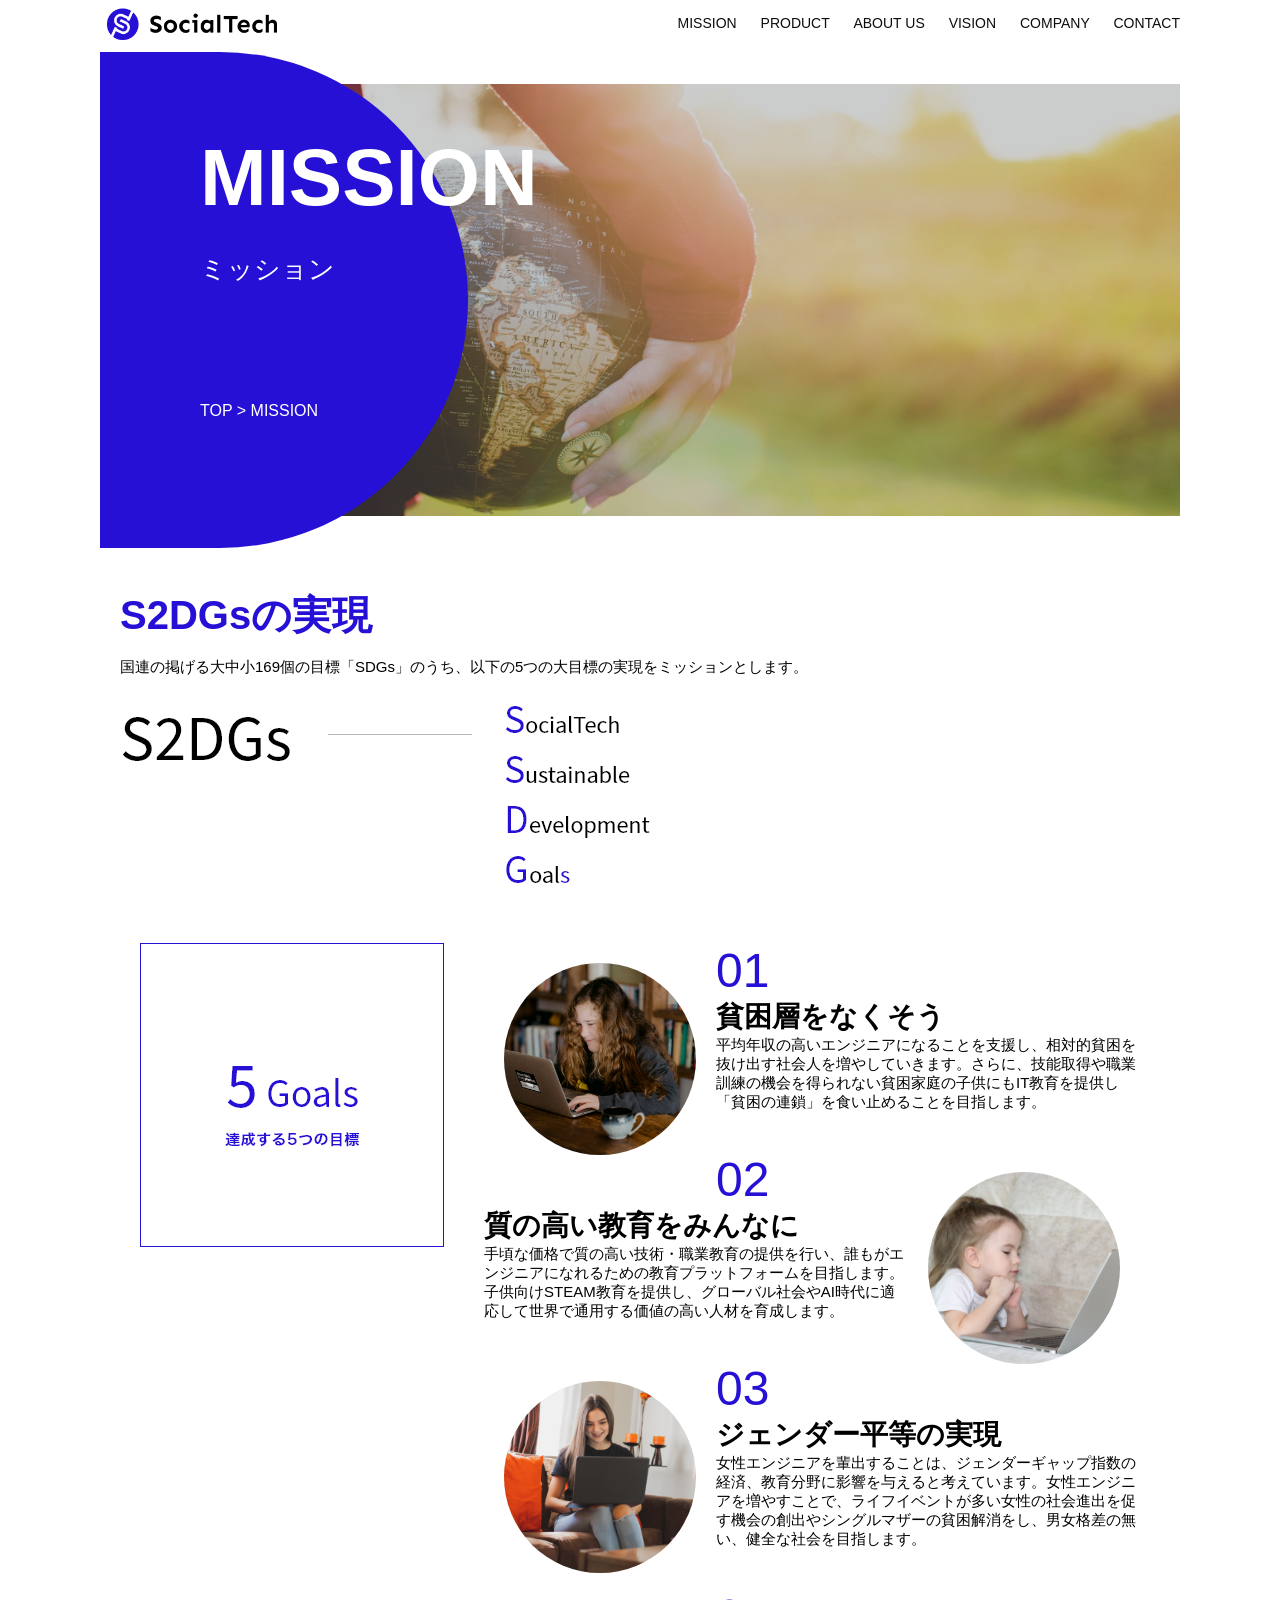
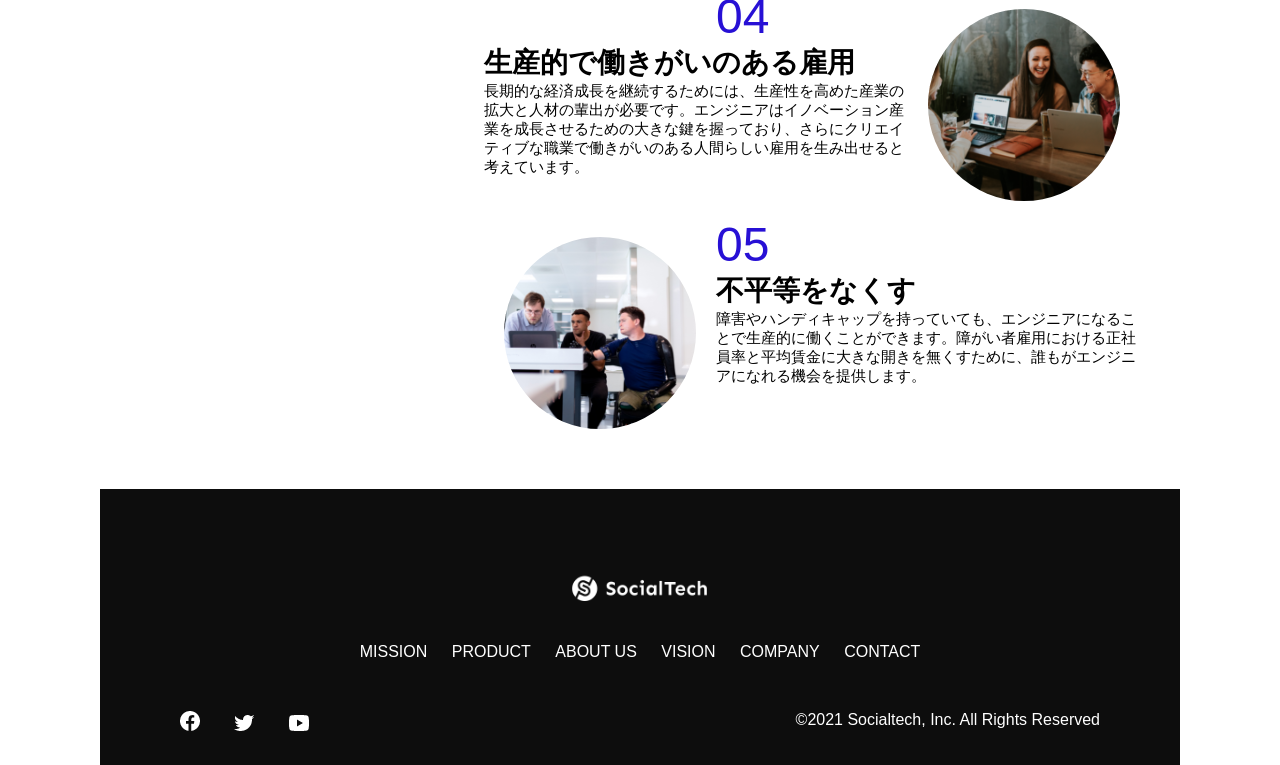
<file: kadai_tutorial_output/mission.html>
<!DOCTYPE html>
<html lang="ja">

<head>
    <meta charset="UTF-8">
    <meta name="description" content="SocialTechが目指す5つの目標(S2DGs)を紹介します">
    <meta name="viewport" content="width=device-width, initial-scale=1.0">
    <link rel="stylesheet" href="style.css">
    <title>SocialTech - MISSION ミッション -</title>
</head>

<body>
    <header>
        <!-- ロゴ -->
        <a href="index.html" id="logo"><img src="images/logo.png" alt="トップページに戻る"></a>
        <nav id="nav-pc">
            <a href="mission.html">MISSION</a>
            <a href="product.html">PRODUCT</a>
            <a href="index.html#aboutus">ABOUT US</a>
            <a href="index.html#vision">VISION</a>
            <a href="index.html#company">COMPANY</a>
            <a href="index.html#contact">CONTACT</a>
        </nav>
        <!-- スマホ用メニューボタン -->
        <img id="menu-sp" src="images/button-menu.png" alt="ナビゲーションを開く" onclick="document.getElementById('nav-sp').style.display = 'block'">
        <!-- スマートフォン用ナビゲーション -->
        <nav id="nav-sp">
            <img id="close" src="images/button-close.png" alt="ナビゲーションを閉じる" onclick="document.getElementById('nav-sp').style.display = 'none'">
            <a id="logo-sp" href="index.html" onclick="document.getElementById('nav-sp').style.display = 'none'"><img src="images/logo-sp.png" alt="トップページに戻る"></a>
            <a class="menu" href="missiton.html" onclick="document.getElementById('nav-sp').style.display = 'none'">MISSION</a>
            <a class="menu" href="product.html" onclick="document.getElementById('nav-sp').style.display = 'none'">PRODUCT</a>
            <a class="menu" href="index.html#aboutus" onclick="document.getElementById('nav-sp').style.display = 'none'">ABOUT US</a>
            <a class="menu" href="index.html#vision" onclick="document.getElementById('nav-sp').style.display = 'none'">VISION</a>
            <a class="menu" href="index.html#company" onclick="document.getElementById('nav-sp').style.display = 'none'">COMPANY</a>
            <a class="menu" href="index.html#contact" onclick="document.getElementById('nav-sp').style.display = 'none'">CONTACT</a>
            <div id="sns">
                <a href="https://www.facebook.com/sejuku2013"><img src="images/button-facebook.png" alt="Facebookのリンク"></a>
                <a href="https://twitter.com/samuraijuku"><img src="images/button-twitter.png" alt="Twitterのリンク"></a>
                <a href="https://www.youtube.com/channel/UCCFOQO5aDK0xXam4cUQXT8g"><img src="images/button-youtube.png" alt="YouTubeのリンク"></a>
            </div>
        </nav>
    </header>
    <main>
        <article>
            <section id="mission-main">
                <div id="mission-title">
                    <h1>MISSION</h1>
                    <span>ミッション</span>
                    <div>TOP > MISSION</div>
                </div>
            </section>
            <section id="mission-s2dgs">
                <h2 class="mission-h2">S2DGsの実現</h2>
                <p>国連の掲げる大中小169個の目標「SDGs」のうち、以下の5つの大目標の実現をミッションとします。</p>
                <img src="images/mission/mission-s2dgs.png" alt="S2DGs">
            </section>
            <section id="mission-5goals">
                <div>
                    <img id="s2dgs-image" src="images/mission/mission-5goals.png" alt="5Goals">
                </div>
                <div>
                    <div>
                        <img class="fivegoals-image-left" src="images/mission/mission-5goals01.png" alt="PCを操作する女の子">
                        <span class="fivegoals-number">01</span>
                        <h3 class="fivegoals-h3">貧困層をなくそう</h3>
                        <p class="fivegoals-p">平均年収の高いエンジニアになることを支援し、相対的貧困を抜け出す社会人を増やしていきます。さらに、技能取得や職業訓練の機会を得られない貧困家庭の子供にもIT教育を提供し「貧困の連鎖」を食い止めることを目指します。</p>
                    </div>
                    <div>
                        <img class="fivegoals-image-right" src="images/mission/mission-5goals02.png" alt="PCを見つめる小さい女の子">
                        <span class="fivegoals-number">02</span>
                        <h3 class="fivegoals-h3">質の高い教育をみんなに</h3>
                        <p class="fivegoals-p">手頃な価格で質の高い技術・職業教育の提供を行い、誰もがエンジニアになれるための教育プラットフォームを目指します。子供向けSTEAM教育を提供し、グローバル社会やAI時代に適応して世界で通用する価値の高い人材を育成します。</p>
                    </div>
                    <div>
                        <img class="fivegoals-image-left" src="images/mission/mission-5goals03.png" alt="PCを操作する女性">
                        <span class="fivegoals-number">03</span>
                        <h3 class="fivegoals-h3">ジェンダー平等の実現</h3>
                        <p class="fivegoals-p">女性エンジニアを輩出することは、ジェンダーギャップ指数の経済、教育分野に影響を与えると考えています。女性エンジニアを増やすことで、ライフイベントが多い女性の社会進出を促す機会の創出やシングルマザーの貧困解消をし、男女格差の無い、健全な社会を目指します。</p>
                    </div>
                    <div>
                        <img class="fivegoals-image-right" src="images/mission/mission-5goals04.png" alt="PCを操作する女の子">
                        <span class="fivegoals-number">04</span>
                        <h3 class="fivegoals-h3">生産的で働きがいのある雇用</h3>
                        <p class="fivegoals-p">長期的な経済成長を継続するためには、生産性を高めた産業の拡大と人材の輩出が必要です。エンジニアはイノベーション産業を成長させるための大きな鍵を握っており、さらにクリエイティブな職業で働きがいのある人間らしい雇用を生み出せると考えています。</p>
                    </div>
                    <div>
                        <img class="fivegoals-image-left" src="images/mission/mission-5goals05.png" alt="PCを操作する女の子">
                        <span class="fivegoals-number">05</span>
                        <h3 class="fivegoals-h3">不平等をなくす</h3>
                        <p class="fivegoals-p">障害やハンディキャップを持っていても、エンジニアになることで生産的に働くことができます。障がい者雇用における正社員率と平均賃金に大きな開きを無くすために、誰もがエンジニアになれる機会を提供します。</p>
                    </div>
                </div>
            </section>
        </article>
        <footer>
            <div id="footer-logo">
                <img src="images/logo-sp.png" alt="SocialTech">
            </div>
            <div id="footer-link">
                <a href="missiton.html">MISSION</a>
                <a href="product.html">PRODUCT</a>
                <a href="index.html#aboutus">ABOUT US</a>
                <a href="index.html#vision">VISION</a>
                <a href="index.html#company">COMPANY</a>
                <a href="index.html#contact">CONTACT</a>
            </div>
            <div id="sns-footer">
                <a href="https://www.facebook.com/sejuku2013"><img src="images/button-facebook.png" alt="Facebookのリンク"></a>
                <a href="https://twitter.com/samuraijuku"><img src="images/button-twitter.png" alt="Twitterのリンク"></a>
                <a href="https://www.youtube.com/channel/UCCFOQO5aDK0xXam4cUQXT8g"><img src="images/button-youtube.png" alt="YouTubeのリンク"></a>
                <span id="copyright">&copy;2021 Socialtech, Inc. All Rights Reserved</span>
            </div>
        </footer>
    </main>
</body>
</html>
</file>
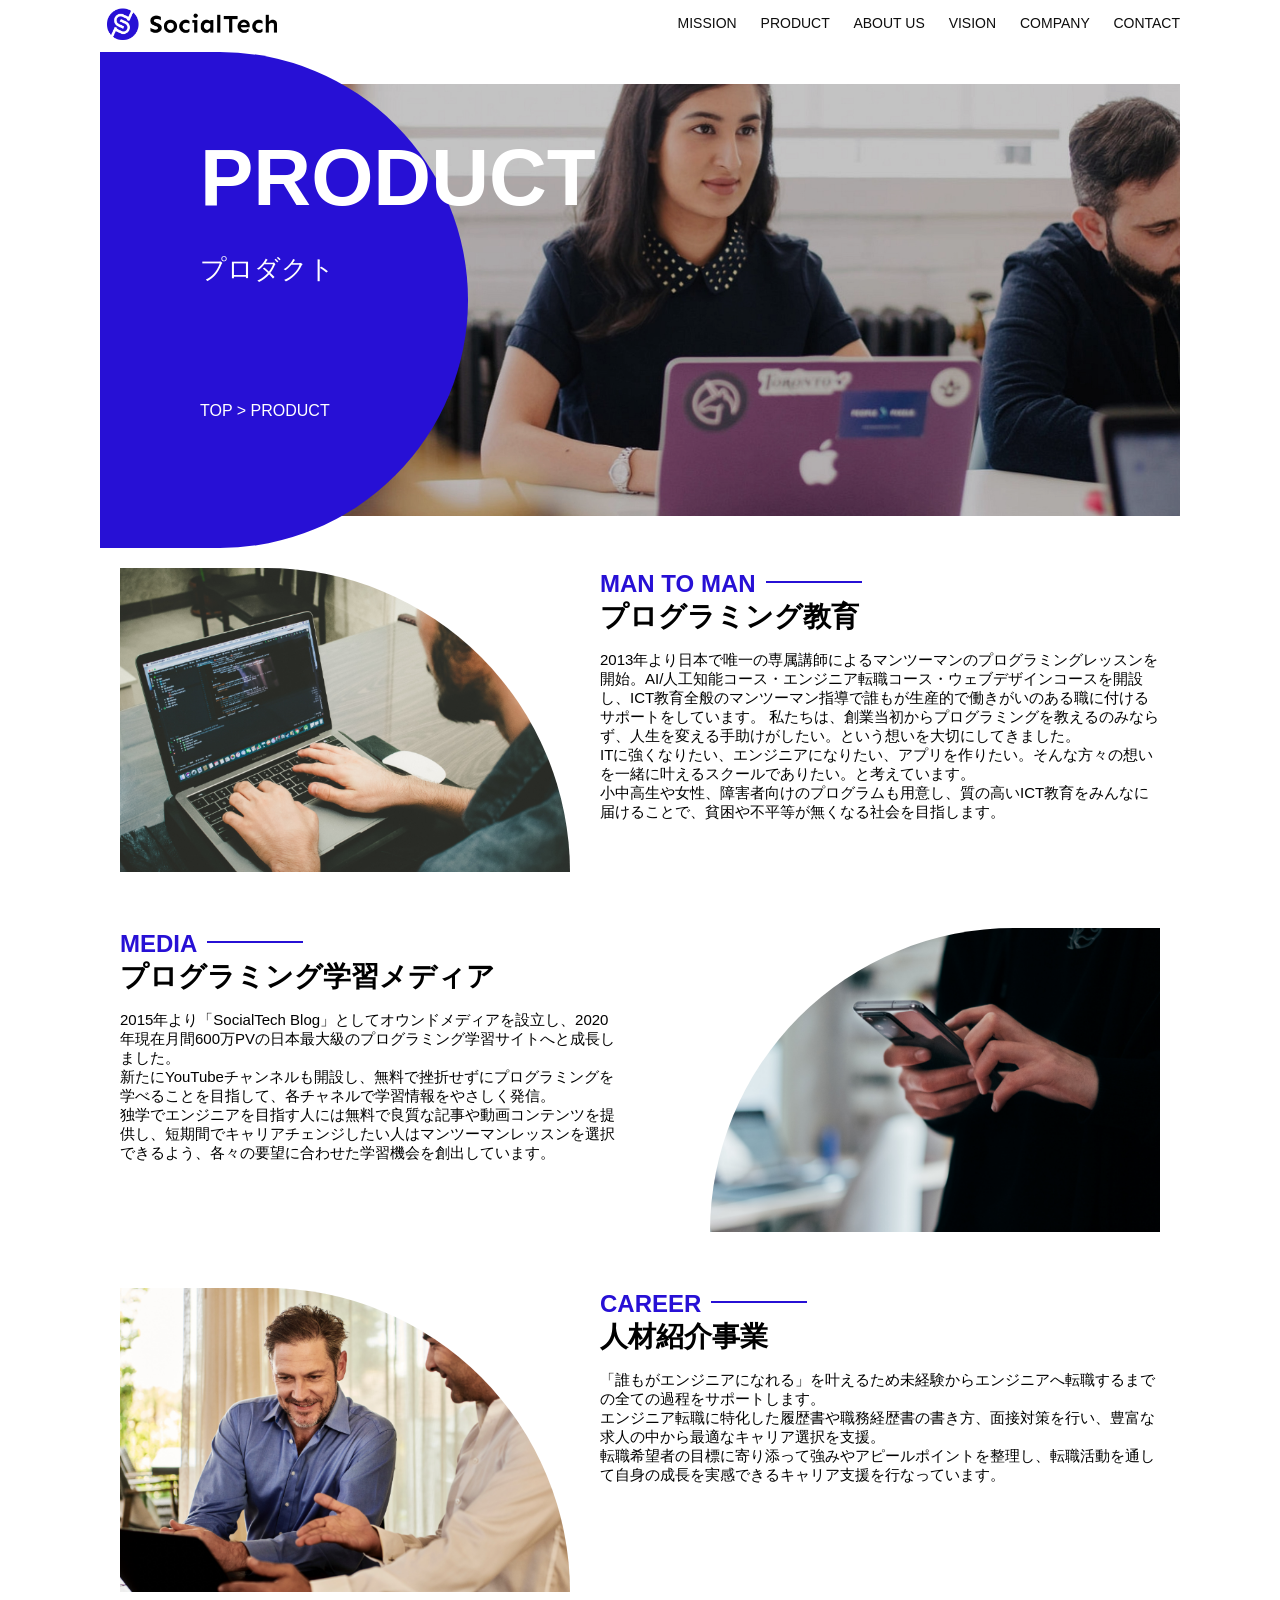
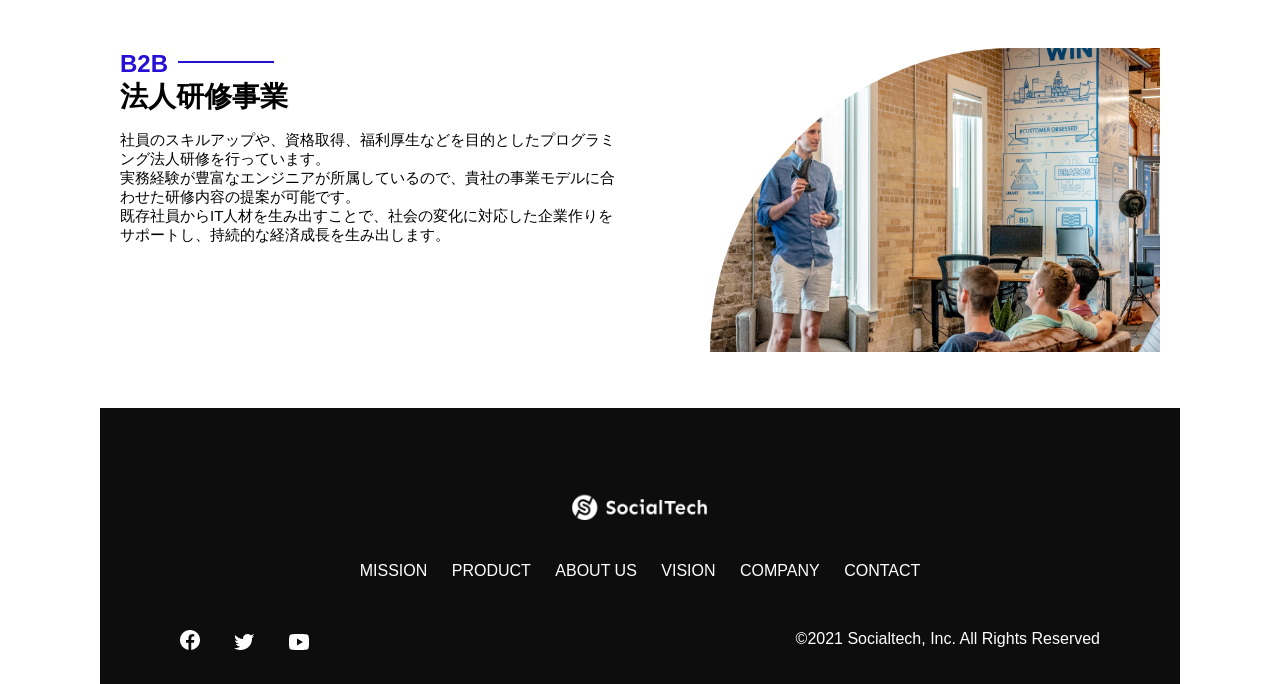
<file: kadai_tutorial_output/product.html>
<!DOCTYPE html>
<html lang="ja">

<head>
    <meta charset="UTF-8">
    <meta name="description" content="SocialTechの4つのプロダクトを紹介します">
    <meta name="viewport" content="width=device-width, initial-scale=1.0">
    <link rel="stylesheet" href="style.css">
    <title>SocialTech -PRODUCT プロダクト-</title>
</head>

<body>
    <header>
        <!-- ロゴ -->
        <a href="index.html" id="logo"><img src="images/logo.png" alt="トップページに戻る"></a>
        <nav id="nav-pc">
            <a href="mission.html">MISSION</a>
            <a href="product.html">PRODUCT</a>
            <a href="index.html#aboutus">ABOUT US</a>
            <a href="index.html#vision">VISION</a>
            <a href="index.html#company">COMPANY</a>
            <a href="index.html#contact">CONTACT</a>
        </nav>
        <!-- スマホ用メニューボタン -->
        <img id="menu-sp" src="images/button-menu.png" alt="ナビゲーションを開く" onclick="document.getElementById('nav-sp').style.display = 'block'">
        <!-- スマートフォン用ナビゲーション -->
        <nav id="nav-sp">
            <img id="close" src="images/button-close.png" alt="ナビゲーションを閉じる" onclick="document.getElementById('nav-sp').style.display = 'none'">
            <a id="logo-sp" href="index.html" onclick="document.getElementById('nav-sp').style.display = 'none'"><img src="images/logo-sp.png" alt="トップページに戻る"></a>
            <a class="menu" href="missiton.html" onclick="document.getElementById('nav-sp').style.display = 'none'">MISSION</a>
            <a class="menu" href="product.html" onclick="document.getElementById('nav-sp').style.display = 'none'">PRODUCT</a>
            <a class="menu" href="index.html#aboutus" onclick="document.getElementById('nav-sp').style.display = 'none'">ABOUT US</a>
            <a class="menu" href="index.html#vision" onclick="document.getElementById('nav-sp').style.display = 'none'">VISION</a>
            <a class="menu" href="index.html#company" onclick="document.getElementById('nav-sp').style.display = 'none'">COMPANY</a>
            <a class="menu" href="index.html#contact" onclick="document.getElementById('nav-sp').style.display = 'none'">CONTACT</a>
            <div id="sns">
                <a href="https://www.facebook.com/sejuku2013"><img src="images/button-facebook.png" alt="Facebookのリンク"></a>
                <a href="https://twitter.com/samuraijuku"><img src="images/button-twitter.png" alt="Twitterのリンク"></a>
                <a href="https://www.youtube.com/channel/UCCFOQO5aDK0xXam4cUQXT8g"><img src="images/button-youtube.png" alt="YouTubeのリンク"></a>
            </div>
        </nav>
  </header>
    <main>
        <article>
            <section id="product-main">
                <div id="product-title">
                    <h1>PRODUCT</h1>
                    <span>プロダクト</span>
                    <div>TOP > PRODUCT</div>
                </div>
            </section>
            <section class="product-section1">
                <img src="images/product/product-mantoman.png" alt="PCでコードを書く男性">
                <div>
                    <h2 class="product-h2">MAN TO MAN</h2>
                    <h3 class="product-h3">プログラミング教育</h3>
                    <p>2013年より日本で唯一の専属講師によるマンツーマンのプログラミングレッスンを開始。AI/人工知能コース・エンジニア転職コース・ウェブデザインコースを開設し、ICT教育全般のマンツーマン指導で誰もが生産的で働きがいのある職に付けるサポートをしています。
                        私たちは、創業当初からプログラミングを教えるのみならず、人生を変える手助けがしたい。という想いを大切にしてきました。<br>ITに強くなりたい、エンジニアになりたい、アプリを作りたい。そんな方々の想いを一緒に叶えるスクールでありたい。と考えています。<br>小中高生や女性、障害者向けのプログラムも用意し、質の高いICT教育をみんなに届けることで、貧困や不平等が無くなる社会を目指します。</p>
                </div>
            </section>
            <section class="product-section2">
                <div>
                    <h2 class="product-h2">MEDIA</h2>
                    <h3 class="product-h3">プログラミング学習メディア</h3>
                    <p>2015年より「SocialTech
                        Blog」としてオウンドメディアを設立し、2020年現在月間600万PVの日本最大級のプログラミング学習サイトへと成長しました。<br>新たにYouTubeチャンネルも開設し、無料で挫折せずにプログラミングを学べることを目指して、各チャネルで学習情報をやさしく発信。<br>独学でエンジニアを目指す人には無料で良質な記事や動画コンテンツを提供し、短期間でキャリアチェンジしたい人はマンツーマンレッスンを選択できるよう、各々の要望に合わせた学習機会を創出しています。
                      </p>
                </div>
                <img src="images/product/product-media.png" alt="スマートフォンを操作する人">
            </section>
            <section class="product-section1">
                <img src="images/product/product-career.png" alt="笑顔で話し合う2人の男性">
                <div>
                    <h2 class="product-h2">CAREER</h2>
                    <h3 class="product-h3">人材紹介事業</h3>
                    <p>「誰もがエンジニアになれる」を叶えるため未経験からエンジニアへ転職するまでの全ての過程をサポートします。<br>エンジニア転職に特化した履歴書や職務経歴書の書き方、面接対策を行い、豊富な求人の中から最適なキャリア選択を支援。<br>転職希望者の目標に寄り添って強みやアピールポイントを整理し、転職活動を通して自身の成長を実感できるキャリア支援を行なっています。<br></p>
                </div>
            </section>
            <section class="product-section2">
                <div>
                    <h2 class="product-h2">B2B</h2>
                    <h3 class="product-h3">法人研修事業</h3>
                    <p>社員のスキルアップや、資格取得、福利厚生などを目的としたプログラミング法人研修を行っています。<br>実務経験が豊富なエンジニアが所属しているので、貴社の事業モデルに合わせた研修内容の提案が可能です。<br>既存社員からIT人材を生み出すことで、社会の変化に対応した企業作りをサポートし、持続的な経済成長を生み出します。</p>
                </div>
                <img src="images/product/product-b2b.png" alt="">
            </section>
        </article>
           
           <!--======== 後略 ========-->

        <footer>
            <div id="footer-logo">
                <img src="images/logo-sp.png" alt="SocialTech">
            </div>
            <div id="footer-link">
                <a href="missiton.html">MISSION</a>
                <a href="product.html">PRODUCT</a>
                <a href="index.html#aboutus">ABOUT US</a>
                <a href="index.html#vision">VISION</a>
                <a href="index.html#company">COMPANY</a>
                <a href="index.html#contact">CONTACT</a>
            </div>
            <div id="sns-footer">
                <a href="https://www.facebook.com/sejuku2013"><img src="images/button-facebook.png" alt="Facebookのリンク"></a>
                <a href="https://twitter.com/samuraijuku"><img src="images/button-twitter.png" alt="Twitterのリンク"></a>
                <a href="https://www.youtube.com/channel/UCCFOQO5aDK0xXam4cUQXT8g"><img src="images/button-youtube.png" alt="YouTubeのリンク"></a>
                <span id="copyright">&copy;2021 Socialtech, Inc. All Rights Reserved</span>
            </div>
        </footer>
    </main>
</body>

</html>
</file>
<file: kadai_tutorial_output/style.css>
/* PC,スマホ共通スタイル */
body{
    font-family: "Source Sans Pro","Hiragino kaku Gothic ProN", Meiryo , Arial , sans-serif;
}
p{
    font-size: 15px;
}
/*====== 
pcスタイル
=======*/
/* 画面幅が768px以上のとき */
@media screen and (min-width: 768px) {
    /* PC用のスタイルを指定する */
    /* pc用カルーセル */
    .carousel{
        width: 885px;
        margin-left: 20px;
    }
    /* 横幅 */
    body{
        max-width: 1080px;
        min-width: 900px;
        margin: 0 auto 0 auto;
    }
    /* ヘッダー */
    header
    {
        display: flex;
        justify-content: space-between;
    }
    /* ナビ_レイアウト */
    #nav-pc{
        font-size: 14px;
        padding-top: 15px;
    }
    /* ナビ_リンク装飾 */
    #nav-pc > a {
        text-decoration: none;
        margin-left: 20px;
    }
    #nav-pc > a:link{
        color: #0d0d0d;
    }
    #nav-pc > a:visited{
        color: #0d0d0d;
    }
    #nav-pc > a:hover{
        color: #0d0d0d;
        text-decoration: underline;
    }
    #nav-pc > a:active{
        color: #0d0d0d;
    }
    /* スマホ用ナビを非表示 */
    #nav-sp, #menu-sp {
        display: none;
    }
    /* メインビジュアル */
    #main-visual{
        position: relative;
        height: 400px;
    }
    #main-message{
        position: absolute;
        top: 0;
        left: 0;
        background-color: #2710d5;
        color: #ffffff;
        border-radius: 0 0 476px 0;
        max-width: 620px;
        height: 100%;
        width: 100%;
        z-index: 11;
    }
    #main-message > h1 {
        font-size: 60px;
        font-weight: bold;
        margin: 100px 0 0 50px;
    }
    #main-message > p {
        font-size: 28px;
        margin: 0 0 0 50px;
    }
    #main-visual > img {
        max-width: 620px;
        border-radius: 476px 0 0 0;
        position: absolute;
        top: 0;
        right: 0;
        z-index: 10;
    }
    /* 見出し */
    h2{
        margin: 40px 0 0 0;
    }
    h2::after{
        content: url("images/line.png");
        margin-left: 10px;
    }
    h3{
        font-size: 27px;
    }
    /* ミッション */
    #mission{
        margin: 80px auto 80px auto;
        width: 100%;
    }
    #mission-flex{
        width: 100%;
        display: flex;
    }
    #mission-flex > div {
        width: 50%;
        margin: 20px;
    }
    #mission-photo{
        width: 100%;
    }
    #s2dgs{
        margin-top: 50px;
        width: 100%;
    }
    /* プロダクト */
    #product {
        background-color: #fafafa;
        margin: 80px 0 80px 0;
        padding: 10px 40px 0px 40px;
    }
    /* 外枠 */
    #product > div {
        margin-top: 40px;
        display: flex;
    }
    /* 左のカラム */
    #product-left {
        width: 50%;
        margin-right: 20px;
    }
    /* 右のカラム */
    #product-right {
        width: 50%;
        margin-left: 20px;
        margin-top: 80px;
    }
    /* 画像＋説明の枠 */
    #product-left > div {
        position: relative;
        height: 480px;
        margin-right: 20px;
    }
    #product-right > div {
        position: relative;
        height: 480px;
        margin-left: 20px;
    }
    /* 画像 */
    .product-photo{
        width: 100%;
    }
    /* 説明文の枠 */
    .product-explain{
        background-color: #ffffff;
        position: absolute;
        left: 0;
        top: 280px;
        margin: 0 40px 0 40px;
        padding: 20px;
        box-shadow: 5px 5px 10px rgba(0, 0, 0, 0.05);
    }
    /* 説明文の英語 */
    .product-explain > span {
        color: #2710d5;
        font-weight: bold;
        font-size: 16px;
        margin: 0;
    }
    /* 説明文見出し */
    .product-explain > h3 {
        font-size: 20px;
        margin: 5px 0 5px 0;
    }
    /* 説明文 */
    .product-explain > p {
        font-size: 14px;
        margin: 0;
    }
    /* もっとみる */
    #product-more{
        margin: 0 auto -42px auto;
    }
    /* ABOUT US */
    #aboutus{
        margin: 80px auto 80px auto;
    }
    /* ３つの組織文化と画像を入れる枠 */
    #aboutus > div {
        display: flex;
    }
    /* 画像 */
    .culture-img{
        width: 100%;
        align-self: flex-start;
    }
    .culture-img2{
        margin-top: 50px;
        width: 100%;
    }
    /* ３つの組織文化の表 */
    .culture-table{
        margin-right: 50px;
    }
    /* 番号 */
    .culture-num{
        font-size: 80px;
        color: #2710d5;
        margin: 0 20px 0 0;
    }
    /* 組織文化英語 */
    .culture-en{
        color: #2710d5;
        font-weight: bold;
        font-size: 24px;
        display: block;
    }
    /* 組織文化日本語 */
    .culture-jp{
        font-size: 28px;
        font-weight: bold;
    }
    /* 説明文 */
    .culture-description{
        margin: 0;
    }
    /* ビジョン */
    #vision{
        margin: 80px auto 80px auto;
    }
    /* セクション内の外枠 */
    #vision > div {
        width: 100%;
        display: flex;
        justify-content: space-between;
        flex-wrap: wrap;
    }
    /* ７つの行動指針の枠 */
    .vision-box{
        width: 300px;
        height: 300px;
        margin-bottom: 30px;
        position: relative;
    }
    .vision-box > img {
        width: 100%;
        height: auto;
        position: absolute;
        top: 0;
        left: 0;
        z-index: 30;
    }
    .vision-box > span {
        position: absolute;
        top: 0;
        left: 0;
        z-index: 31;
        margin-right: 20px;
    }
    .vision-box > span > h4 {
        color: #2710d5;
        font-size: 19px;
        margin: 80px 0 0 0 ;
    }
    .vision-box > span > h4::first-letter  {
        font-size: 40px;
    }
    .vision-box > span > h5 {
        font-size: 20px;
        margin: 0 0 0 0 ;
    }
    .vision-box > span > p {
        margin: 10px 0 0 0;
    }
    /* ケース */
    #cases{
        margin: 40px 0;
        width: 100%;
    }
    ul{
        display: flex;;
    }
    li{
        width: 33%;
        margin: 20px;
        list-style-type: none;
    }
    .case-card{
        background-color: #ffffff;
        min-height: 400px;
        box-shadow: 5px 5px 15px rgba(0, 0, 0, 0.2);
    }
    .case-img{
        width: 100%;
    }
    .case-info{
        padding: 10px 20px;
    }
    .case-name{
        color: #2710d5;
        font-size: 19px;
    }
    .case-content{
        font-size: 14px;
    }


    /* 会社概要 */
    #company{
        margin: 80px auto 80px auto;
    }
    #company-table{
        width: 100%;
    }
    .tableheader{
        text-align: left;
        padding: 20px;
        border-bottom-color: #2710d5 ;
        border-bottom-width: 1px;
        border-bottom-style: solid;
        width: 100px;
    }
    .tableheader-first{
        text-align: left;
        padding: 20px;
        border-bottom-color: #2710d5 ;
        border-bottom-width: 1px;
        border-bottom-style: solid;
        border-top-color: #2710d5;
        border-top-width: 1px;
        border-top-style: solid;
        width: 100px;
    }
    .cell{
        padding: 30px;
        border-bottom-color: #ececec;
        border-bottom-width: 1px;
        border-bottom-style: solid;
    }
    .cell-first{
        padding: 30px;
        border-bottom-color: #ececec;
        border-bottom-width: 1px;
        border-bottom-style: solid;
        border-top-color: #ececec;
        border-top-width: 1px;
        border-top-style: solid;
    }
    #company > iframe {
        width: 100%;
        height: 368px;
        margin-top: 40px;
    }
    /* お問い合わせ */
    #contact{
        margin: 80px auto 80px auto;
    }
    /* 外枠 */
    #contact > form > div {
        display: flex;
        flex-direction: row;
        flex-wrap: wrap;
        padding-bottom: 30px;
    }
    /* 左列に見出し */
    .contact-heading{
        width: 240px;
        align-self: center;
    }
    /* 見出しのラベル */
    .contact-label{
        font-weight: bold;
    }
    /* 必須 */
    .contact-span{
        color: #ce2222;
        margin: 0 0 0 20px;
        font-weight: bold;
    }
    /* テキストボックス */
    .contact-textbox{
        border-top: 0;
        border-left: 0;
        border-right: 0;
        border-bottom-width: 1px;
        border-bottom-color: #707070;
        border-bottom-style: solid;
        background-color: #fafafa;
        width: 400px;
        height: 56px;
    }
    /* お問い合わせ内容のテキストエリア */
    .contact-textarea{
        border-top: 0;
        border-left: 0;
        border-right: 0;
        border-bottom-width: 1px;
        border-bottom-color: #707070;
        border-bottom-style: solid;
        background-color: #fafafa;
        width: 400px;
        height: 200px;
    }
    /* 個人情報の取り扱い */
    details{
        width: 700px;
    }
    details > div {
        background-color: #fafafa;
        padding: 20px;
    }
    details > div > span {
        font-weight: bold;
    }
    /* フッター */
    footer{
        background-color: #0d0d0d;
        text-align: center;
        padding: 80px 80px 30px 80px;
    }
    #footer-logo{
        margin-bottom: 30px;
    }
    #footer-link{
        margin-bottom: 50px;
    }
    #footer-link > a {
        text-decoration: none;
        margin: 10px;
    }
    #footer-link > a:link {
        color: #ffffff;
    }
    #footer-link > a:visited {
        color: #ffffff;
    }
    #footer-link > a:hover {
        color: #ffffff;
        text-decoration: underline;
    }
    #footer-link > a:active{
        color: #ffffff;
    }
    #sns-footer{
        text-align: left;
        width: 100%;
    }
    #sns-footer > a {
        margin-right: 30px;
    }
    #copyright{
        color: #ffffff;
        float: right;
    }

    /* mission-main */
    /* ミッションのメインビジュアル */
    #mission-main{
        height: 496px;
        width: 100%;
        background-image: url(images/mission/mission-main.png);
        background-repeat: no-repeat;
        background-position-y: center;
    }
    #mission-title{
        background-color: #2710d5;
        width: 368px;
        color: #ffffff;
        height: 496px;
        border-radius: 0 248px 248px 0;
        position: relative;
    }
    #mission-title > h1 {
        position: absolute;
        top: 0;
        left: 100px;
        font-size: 80px;
    }
    #mission-title > span {
        position: absolute;
        top: 200px;
        left: 100px;
        font-size: 26px;
    }
    #mission-title > div {
        position: absolute;
        top: 350px;
        left: 100px;
        font-size: 16px;
    }
    #mission-s2dgs{
        width: 100%;
        margin: 20px;
    }
    .mission-h2{
        color: #2710d5;
        font-size: 40px;
    }
    .mission-h2::after{
        content: none;
    }
    #mission-5goals{
        margin: 20px;
        display: flex;
    }
    #mission-5goals > div {
        flex-grow: 1;
        padding: 20px;
    }
    #mission-5goals > div > div {
        margin-bottom: 40px;
    }
    .fivegoals-image-right{
        float: right;
        margin: 20px;
    }
    .fivegoals-image-left{
        float: left;
        margin: 20px;
    }
    .fivegoals-number{
        color: #2710d5;
        font-size: 48px;
        margin: 0;
    }
    .fivegoals-h3{
        font-size: 28px;
        margin: 0;
    }
    .fivegoals-p{
        margin: 0;
    }

    /* プロダクトページ */
    #product-main{
        height: 496px;
        width: 100%;
        background-image: url(images/product/product-main.png);
        background-repeat: no-repeat;
        background-position-y: center;
    }
    #product-title{
        background-color: #2710d5;
        width: 368px;
        color: #ffffff;
        height: 496px;
        border-radius: 0 248px 248px 0;
        position: relative;
    }
    #product-title > h1 {
        position: absolute;
        top: 0;
        left: 100px;
        font-size: 80px;
    }
    #product-title > span {
        position: absolute;
        top: 200px;
        left: 100px;
        font-size: 26px;
    }
    #product-title > div {
        position: absolute;
        top: 350px;
        left: 100px;
        font-size: 16px;
    }
    /* セクション1 */
    .product-section1{
        position: relative;
        margin: 20px;
        height: 340px;
    }
    .product-section1 > img {
        position: absolute;
        top: 0;
        left: 0;
        width: 450px;
        margin: 0 40px 30px 0;
        border-radius: 0 423px 0 0;
    }
    .product-section1 > div {
        position: absolute;
        top: 0;
        left: 480px;
    }
    /* セクション2 */
    .product-section2{
        position: relative;
        margin: 20px;
        height: 340px;
    }
    .product-section2 > img {
        position: absolute;
        top: 0;
        right: 0;
        width: 450px;
        margin: 0 0 30px 40px;
        border-radius: 432px 0 0 0;
    }
    .product-section2 > div {
        width: 500px;
        position: absolute;
        top: 0;
        left: 0;
    }
    .product-h2{
        color: #2710d5;
        font-size: 24px;
        margin: 0;
    }
    .product-h3{
        font-size: 28px;
        margin: 0;
    }

}
/* 画面幅が767px以下のとき */
@media screen and (max-width: 767px){
    /* スマーホ用カルーセル */
    .carousel{
        width: 375px;
        margin: 0 auto 0 auto;
    }
    .carouselImg{
        width: 375px;
    }
    /* スマートフォン用のスタイルを指定する */
    body{
        min-width: 375px;
        margin: 0;
    }
    /* pc用ナビゲーション非表示 */
    #nav-pc{
        display: none;
    }
    /* ハンバーガーメニュー */
    #menu-sp{
        position: absolute;
        top: 0px;
        right: 0px;
    }
    /* スマホ用ナビゲーションの表示切り替え */
    /* 初期状態、レイアウトと非表示設定 */
    #nav-sp{
        background-color: #2710d5;
        position: absolute;
        left: 0;
        top: 0;
        height: 100%;
        width: 100%;
        display: none;
        z-index: 100;
    }
    /* ×ボタン */
    #close{
        position: absolute;
        top: 20px;
        right: 20px;
    }
    /* ナビゲーションメニュー用ロゴ */
    #logo-sp{
        margin: 80px 0 30px 20px;
    }
    /* ナビゲーションのリンクの装飾設定 */
    #nav-sp > a{
        display: block;
    }
    #nav-sp > a:link {
        color: #ffffff;
    }
    #nav-sp > a:visited{
        color: #ffffff;
    }
    #nav-sp > a:hover{
        color: #ffffff;
        text-decoration: underline;
    }
    #nav-sp > a:active {
        color: #ffffff;
    }
    #nav-sp > .menu {
        text-decoration: none;
        display: block;
        margin: 0 20px 0 20px;
        height: 44px;
        font-size: 16px;
        background-image: url(images/arrow.png);
        background-repeat: no-repeat;
        background-position: right top;
    }
    #sns{
        position: absolute;
        bottom: 20px;
        left: 20px;
    }
    #sns > a {
        margin-right: 30px;
    }
    /* メインビジュアル */
    #main-visual{
        position: relative;
        height: 470px;
        width: 100%;
        overflow: hidden;
    }
    #main-visual > div {
        position: absolute;
        top: 0;
        left: 0;
        background-color: #2710d5;
        color: white;
        border-radius: 0 0 476px 0;
        text-align: center;
        height: 280px;
        width: 100%;
        z-index: 11;
    }
    #main-visual > div > h1 {
        font-size: 28px;
        margin: 90px 0 0 0;
    }
    #main-visual > div > p {
        margin: 0;
    }
    #main-visual > img {
        width: 100%;
        border-radius: 476px 0 0 0;
        z-index: 10;
        position: absolute;
        bottom: 0;
        right: 0;
    }
    /* 見出し */
    h2::after{
        content: url(images/line.png);
        margin: 10px 0 0 0;
    }
    h3{
        font-size: 24px;
        margin: 10px 0 0 0;
    }
    /* ミッション */
    #mission{
        margin: 20px;
    }
    #mission-photo{
        width: 100%;
    }
    #s2dgs{
        width: 100%;
    }
    /* プロダクト */
    #product{
        background-color: #fafafa;
        padding-top: 10px;
    }
    #product h2 {
        margin-left: 20px;
    }
    /* 外側 */
    /* 左右のカラム スマホでは縦並び */
    #product-left,
    #product-right {
        margin-right: 20px;
        margin-left: 20px;
    }
    /* 画面+説明の枠 */
    #product-left > div,
    #product-right > div {
        position: relative;
        height: 540px;
    }
    /* 説明文の枠 */
    .product-explain{
        background-color: #ffffff;
        position: absolute;
        left: 0;
        bottom: 50px;
        padding: 20px;
        box-shadow: 5px 5px 10px rgba(0, 0, 0, 0.05);
    }
    .product-explain > span {
        color: #2710d5;
        font-weight: bold;
        font-size: 16px;
        margin: 0px;
    }
    .product-explain > h3 {
        margin: 10px 0 10px 0;
    }
    /* 画像 */
    .product-photo{
        width: 100%;
    }
    #product-more > img {
        margin: 0 0 -42px 0;
    }
    /* ABOUT US */
    #aboutus{
        margin: 80px 20px 80px 20px;
    }
    #aboutus > div {
        display: flex;
        flex-direction: column;
    }
    .culture-table{
        width: 100%;
        padding-right: 20px;
        order: 2;
    }
    .culture-img{
        width: 100%;
        order: 1;
    }
    .culture-img2{
        width: 100%;
    }
    .culture-num{
        font-size: 80px;
        color: #2710d5;
    }
    .culture-en{
        color: #2710d5;
        font-weight: bold;
        font-size: 24px;
        display: block;
    }
    .culture-jp{
        display: block;
    }
    .culture-description{
        margin: 0;
    }
    /* ビジョン */
    #vision{
        margin: 80px 20px 80px 20px;
    }
    .vision-box{
        width: 300px;
        height: 300px;
        margin-bottom: 30px;
        position: relative;
    }
    .vision-box > img {
        width: 100%;
        height: auto;
        position: absolute;
        top: 0;
        left: 0;
        z-index: 30;
    }
    .vision-box > span {
        position: absolute;
        top: 0;
        left: 0;
        z-index: 31;
        margin-right: 20px;
    }
    .vision-box > span > h4 {
        color: #2710d5;
        font-size: 19px;
        margin: 60px 0 0 0;
    }
    .vision-box > span > h5 {
        font-size: 20px;
        margin: 0 0 0 0;
    }
    .vision-box > span > p {
        margin: 10px 0 0 0;
    }
    /* 会社概要 */
    #company{
        margin: 0 20px 0 20px;
    }
    #company > h3 {
        margin-bottom: 20px;
    }
    #company > table {
        width: 100%;
    }
    .tableheader-first{
        text-align: left;
        padding: 20px;
        border-bottom-color: #2710d5;
        border-bottom-width: 1px;
        border-bottom-style: solid;
        border-top-color: #2710d5;
        border-top-width: 1px;
        border-top-style: solid;
        width: 50px;
    }
    .tableheader{
        text-align: left;
        padding: 20px;
        border-bottom-color: #2710d5;
        border-bottom-width: 1px;
        border-bottom-style: solid;
        width: 50px;
    }
    .cell{
        padding: 20px;
        border-bottom-color: #ececec;
        border-bottom-width: 1px;
        border-bottom-style: solid;
    }
    .cell-first{
        padding: 20px;
        border-bottom-color: #ececec;
        border-bottom-width: 1px;
        border-bottom-style: solid;
        border-top-color: #ececec;
        border-top-width: 1px;
        border-top-style: solid;
    }
    #company > iframe {
        width: 100%;
        height: 240px;
        margin: 40px 0 0 0;
    }
    /* お問い合わせ */
    #contact{
        margin: 80px 20px 80px 20px;
    }
    #contact > h3{
        margin-bottom: 20px;
    }
    #contact > form > div {
        margin-bottom: 20px;
    }
    .contact-heading{
        margin-bottom: 20px;
    }
    /* ラベル */
    .contact-label{
        font-weight: bold;
    }
    /* 必須 */
    .contact-span{
        color: #ce2222;
        margin: 0 0 0 20px;
        font-weight: bold;
    }
    .contact-textbox{
        height: 56px;
        border-top: 0;
        border-left: 0;
        border-right: 0;
        background-color: #fafafa;
        border-bottom-color: #707070;
        border-bottom-width: 1px;
        border-style: solid;
        min-width: 300px;
        width: 100%;
    }
    .contact-textarea{
        height: 150px;
        border-top: 0;
        border-left: 0;
        border-right: 0;
        background-color: #fafafa;
        width: 100%;
    }
    .radiobutton{
        margin-bottom: 20px;
    }
    .radiobutton + label::after{
        content: "\A";
        white-space: pre;
    }
    /* フッター */
    footer{
        background-color: #0d0d0d;
        padding: 30px 20px 50px 20px;
    }
    #footer-logo{
        margin: 30px;
    }
    #footer-link{
        margin-bottom: 50px;
    }
    #footer-link > a {
        text-decoration: none;
        margin: 0 20px 30px 0;
        display: block;
        background-image: url(images/arrow.png);
        background-repeat: no-repeat;
        background-position: right top;
    }
    #footer-link > a:link {
        color: #ffffff;
    }
    #footer-link > a:visited{
        color: #ffffff;
    }
    #footer-link > a:hover {
        color: #ffffff;
        text-decoration: underline;
    }
    #footer-link > a:active {
        color: #ffffff;
    }
    #sns-footer > a {
        margin: 30px;
    }
    #copyright{
        font-size: 12px;
        display: block;
        margin-top: 30px;
        color: #ffffff;
    }

    /* mission.html用スタイル */
    /* ミッションのメインビジュアル */
    #mission-main{
        height: 256px;
        width: 100%;
        background-image:  url(images/mission/mission-main.png);
        background-repeat: no-repeat;
        background-position-y: center;
        background-size: auto 208px;
    }
    #mission-title{
        background-color: #2710d5;
        width: 136px;
        color: #ffffff;
        height: 256px;
        border-radius: 0 248px 248px 0;
        position: relative;
    }
    #mission-title > h1 {
        position: absolute;
        top: 0;
        left: 20px;
        font-size: 40px;
    }
    #mission-title > span {
        position: absolute;
        top: 110px;
        left: 20px;
        font-size: 18px;
    }
    #mission-title > div {
        position: absolute;
        top: 180px;
        left: 20px;
        font-size: 13px;
    }
    /* ミッションページ S2DGsの設定 */
    #mission-s2dgs{
        margin: 20px;
    }
    .mission-h2{
        color: #2710d5;
        font-size: 38px;
        margin: 0px;
    }
    .mission-h2::after{
        content: none;
    }
    #mission-s2dgs > img {
        width: 100%;
    }
    /* ミッションページ 5goalsの設定 */
    #mission-5goals{
        margin: 20px;
    }
    #mission-5goals > div > div {
        margin-bottom: 40px;
    }
    #s2dgs-image{
        width: 100%;
    }
    .fivegoals-image-right{
        margin: 20px auto 20px auto;
        display: block;
    }
    .fivegoals-image-left{
        margin: 20px auto 20px auto;
        display: block;
    }
    .fivegoals-number{
        color: #2710d5;
        font-size: 48px;
        margin: 0;
    }
    .fivegoals-p{
        margin: 0;
    }

    /* プロダクトページ */
    #product-main{
        height: 256px;
        width: 100%;
        background-image:  url(images/product/product-main.png);
        background-repeat: no-repeat;
        background-position-y: center;
        background-size: auto 208px;
    }
    #product-title{
        background-color: #2710d5;
        width: 136px;
        color: #ffffff;
        height: 256px;
        border-radius: 0 248px 248px 0;
        position: relative;
    }
    #product-title > h1 {
        position: absolute;
        top: 0;
        left: 20px;
        font-size: 40px;
    }
    #product-title > span {
        position: absolute;
        top: 110px;
        left: 20px;
        font-size: 18px;
    }
    #product-title > div {
        position: absolute;
        top: 180px;
        left: 20px;
        font-size: 13px;
    }
    .product-section1{
        margin: 20px;
    }
    .product-section1 > img{
        width: 100%;
        border-radius: 0 300px 0 0;
    }
    .product-section2{
        margin: 20px;
        display: flex;
        flex-direction: column;
    }
    .product-section2 > img {
        order: 1;
        width: 100%;
        border-radius: 300px 0 0 0;
    }
    .product-section2 > div {
        order: 2;
    }
    .product-h2{
        color: #2710d5;
        font-size: 24px;
        margin: 0;
    }
    .product-h3{
        font-size: 28px;
        margin: 0;
    }
}
</file>
